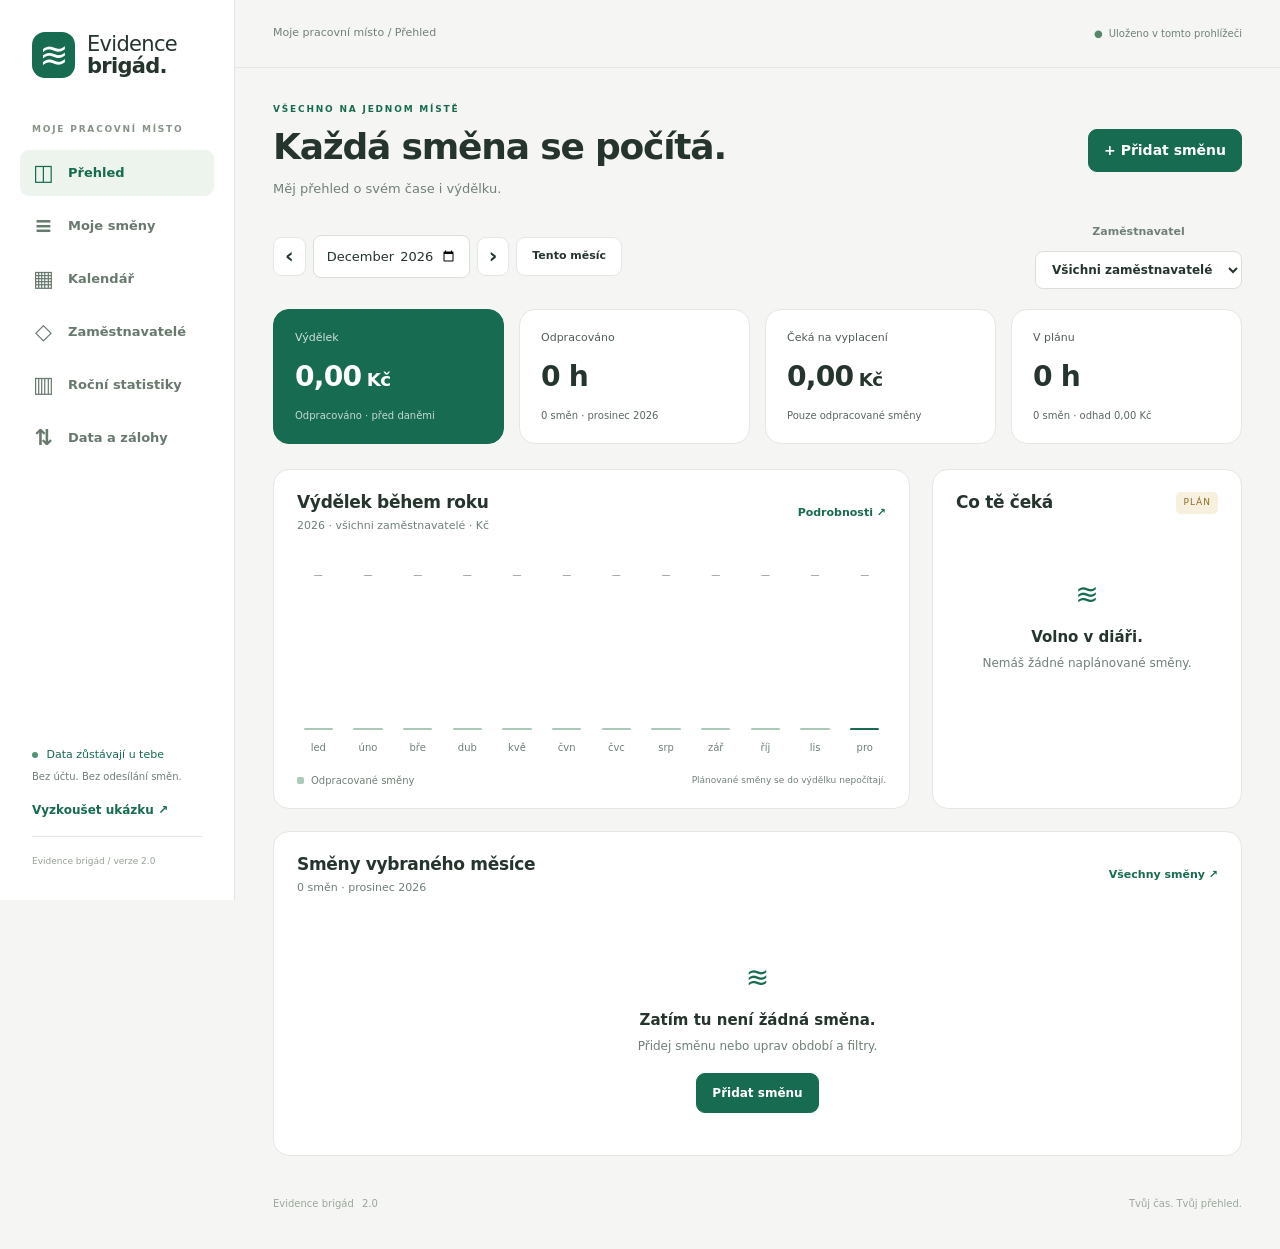
<file: brigady-v2/index.html>
<!doctype html>
<html lang="cs">
<head>
  <meta charset="utf-8">
  <meta name="viewport" content="width=device-width, initial-scale=1">
  <meta name="theme-color" content="#176b50">
  <meta name="description" content="Evidence brigád: zaměstnavatelé, kalendář směn a roční statistiky. Osobní aplikace bez registrace.">
  <title>Evidence brigád · Moje pracovní místo</title>
  <link rel="stylesheet" href="style.css">
  <script src="core.js" defer></script>
  <script src="app.js" defer></script>
</head>
<body>
<a class="skip" href="#main">Přejít k obsahu</a>
<noscript><p class="notice">Pro práci s evidencí zapni JavaScript v prohlížeči.</p></noscript>
<aside class="sidebar">
  <a class="brand" href="#prehled"><span class="mark" aria-hidden="true">≋</span><span>Evidence<br><b>brigád.</b></span></a>
  <div class="nav-caption">MOJE PRACOVNÍ MÍSTO</div>
  <nav aria-label="Hlavní navigace">
    <a href="#prehled" data-view="prehled"><span aria-hidden="true">◫</span> Přehled</a>
    <a href="#smeny" data-view="smeny"><span aria-hidden="true">≡</span> Moje směny</a>
    <a href="#kalendar" data-view="kalendar"><span aria-hidden="true">▦</span> Kalendář</a>
    <a href="#zamestnavatele" data-view="zamestnavatele"><span aria-hidden="true">◇</span> Zaměstnavatelé</a>
    <a href="#statistiky" data-view="statistiky"><span aria-hidden="true">▥</span> Roční statistiky</a>
    <a href="#data" data-view="data"><span aria-hidden="true">⇅</span> Data a zálohy</a>
  </nav>
  <div class="sidebar-bottom"><span class="privacy-dot"></span> Data zůstávají u tebe<p>Bez účtu. Bez odesílání směn.</p><button id="demoButton" class="text-button">Vyzkoušet ukázku ↗</button><small>Evidence brigád / verze 2.0</small></div>
</aside>
<div class="workspace">
<header class="topbar"><span id="breadcrumb">Moje pracovní místo / Přehled</span><span id="saveState" class="save-state" role="status">Lokální evidence</span></header>
<main id="main">
  <div id="demoBanner" class="notice demo" hidden><span><strong>Ukázkový režim.</strong> Prohlížíš si fiktivní směny. Změny ukázky se neukládají.</span><button id="leaveDemo">Zpět k mým datům</button></div>
  <div id="storageWarning" class="notice warning" role="alert" hidden></div>
  <div id="legacyBanner" class="notice" hidden><span>Našli jsme údaje ze starší verze v tomto prohlížeči.</span><button id="loadLegacy">Převést starou evidenci</button></div>
  <div class="page-heading"><div><div class="eyebrow" id="eyebrow">VŠECHNO NA JEDNOM MÍSTĚ</div><h1 id="pageTitle">Každá směna se počítá.</h1><p id="pageSubtitle">Měj přehled o svém čase i výdělku.</p></div><button id="addShift" class="primary">+ Přidat směnu</button></div>
  <div id="periodToolbar" class="toolbar"><div class="period-control"><button id="prevMonth" aria-label="Předchozí měsíc">‹</button><input type="month" id="monthFilter" min="1900-01" max="2100-12" aria-label="Vybraný měsíc"><button id="nextMonth" aria-label="Následující měsíc">›</button><button id="thisMonth">Tento měsíc</button></div><label class="inline-label">Zaměstnavatel<select id="employerFilter" aria-label="Filtrovat zaměstnavatele"></select></label></div>
  <section id="metrics" class="metrics" aria-label="Souhrn"></section>
  <section id="view-prehled" class="view">
    <div class="overview-grid"><section class="panel"><div class="panel-head"><div><h2>Výdělek během roku</h2><p id="overviewChartCaption"></p></div><a href="#statistiky" class="link">Podrobnosti ↗</a></div><div id="overviewChart" class="chart" aria-label="Měsíční výdělky"></div><div class="chart-legend"><i></i> Odpracované směny <span>Plánované směny se do výdělku nepočítají.</span></div></section><section class="panel upcoming"><div class="panel-head"><h2>Co tě čeká</h2><span class="tag">PLÁN</span></div><div id="upcoming"></div></section></div>
    <section class="panel"><div class="panel-head"><div><h2>Směny vybraného měsíce</h2><p id="overviewCount"></p></div><a href="#smeny" class="link">Všechny směny ↗</a></div><div id="recentTable"></div></section>
  </section>
  <section id="view-smeny" class="view" hidden><section class="panel"><div class="panel-head"><div><h2>Moje směny</h2><p id="listCount"></p></div><button id="csvButton">↓ CSV</button></div><div class="list-filters"><input id="search" type="search" placeholder="Hledat místo nebo poznámku…" aria-label="Hledat směny"><select id="shiftFilter" aria-label="Stav směny"><option value="all">Všechny stavy</option><option value="done">Odpracováno</option><option value="planned">Plánováno</option><option value="unpaid">Čeká na platbu</option><option value="paid">Vyplaceno</option></select><label class="checkbox"><input type="checkbox" id="allMonths">Všechny měsíce</label><button id="resetFilters" class="text-button">Zrušit filtry</button></div><div id="shiftTable"></div></section></section>
  <section id="view-kalendar" class="view" hidden><div class="calendar-layout"><section class="panel"><div class="panel-head"><h2 id="calendarTitle">Kalendář</h2><span class="muted small">Vyber den pro podrobnosti</span></div><div class="calendar-scroll"><div class="weekdays" aria-hidden="true"><span>Po</span><span>Út</span><span>St</span><span>Čt</span><span>Pá</span><span>So</span><span>Ne</span></div><div id="calendar" class="calendar" aria-label="Dny v měsíci"></div></div><p class="calendar-note">Směny jsou u dne začátku. „+1“ označuje konec další den.</p></section><section class="panel day-panel"><div class="panel-head"><h2 id="selectedDayTitle"></h2></div><div id="dayShifts"></div><button id="addDay" class="primary">+ Směna v tento den</button></section></div></section>
  <section id="view-zamestnavatele" class="view" hidden><div class="section-toolbar"><p>Výchozí sazba se nabídne u nové směny. Starší výdělky zůstávají stejné.</p><button id="addEmployer" class="primary">+ Nový zaměstnavatel</button></div><div id="employerCards" class="employer-grid"></div></section>
  <section id="view-statistiky" class="view" hidden><div class="toolbar"><label class="inline-label">Rok<select id="yearFilter"></select></label><p>Celý rok · respektuje filtr zaměstnavatele · podle začátku směny</p></div><section class="panel"><div class="panel-head"><div><h2>Rok v číslech</h2><p id="yearCaption"></p></div></div><div id="yearChart" class="chart large-chart"></div><div class="chart-legend"><i></i> Výdělek za odpracované směny</div><div id="monthlyTable"></div></section><section class="panel"><div class="panel-head"><h2>Podle zaměstnavatelů</h2></div><div id="employerStats"></div></section></section>
  <section id="view-data" class="view" hidden><div class="data-grid"><section class="panel padded"><div class="eyebrow">ZÁLOHOVÁNÍ</div><h2>Tvoje směny v bezpečí</h2><p>JSON obsahuje všechny směny i zaměstnavatele. Ulož si kopii pravidelně, zejména před smazáním dat prohlížeče.</p><button id="exportJson" class="primary">↓ Stáhnout celou zálohu</button><hr><h3>Obnovit nebo přenést evidenci</h3><p>Podporujeme zálohy v1 i v2. Po potvrzení nahradí import současná data. Nejdřív si je zálohuj.</p><button id="importJson">↑ Vybrat zálohu JSON</button><input id="importFile" type="file" accept=".json,application/json" hidden><p id="dataCounts" class="small"></p><button id="demoDataButton" class="text-button">Vyzkoušet ukázková data</button></section><section class="panel padded"><div class="eyebrow">PŘECHOD Z VERZE 1</div><h2>Začni tam, kde jsi skončil</h2><ol><li>Ve staré aplikaci stáhni zálohu JSON.</li><li>Zde klikni na „Vybrat zálohu JSON“.</li><li>Zkontroluj náhled a potvrď obnovení.</li><li>Směny najdeš u zaměstnavatele „Původní evidence“.</li></ol><p>Profil můžeš přejmenovat. Pokud máš více zaměstnavatelů, vytvoř je a při úpravě směn je přiřaď. Import zachová původní sazby, poznámky i platby.</p><div class="subtle"><strong>Žádná automatická synchronizace</strong><p>Každý prohlížeč a zařízení má vlastní data. Pro přenos použij JSON. Veřejný web nezveřejňuje tvoje zadané směny.</p></div></section></div>
    <details open><summary>Jak aplikace počítá a ukládá data?</summary><p>Výdělek = (délka směny − neplacená pauza) × sazba uložená u směny. Každou částku zaokrouhlujeme na haléře. Daně, odvody a příplatky se nepočítají. Souhrny výdělku, hodin a nevyplacené částky zahrnují jen odpracované směny; plán je uveden zvlášť.</p><p>Čas konce před začátkem znamená následující den. Stejné časy nejsou povolené, délka směny musí být kratší než 24 hodin. Směna patří do měsíce a roku svého začátku. Přechod mezi letním a zimním časem nezohledňujeme.</p><p>Data se ukládají do localStorage prohlížeče. Nejsou součástí souborů aplikace ani se neposílají na GitHub. Při použití souborů z disku se chování úložiště může mezi prohlížeči lišit. Pro pravidelné používání doporučujeme stále stejnou webovou adresu a vlastní zálohy.</p><p>Rozhraní a kód jsou rozdělené do index.html, style.css, core.js a app.js. Nejsou potřeba externí knihovny ani placené služby.</p></details>
  </section>
  <footer><span>Evidence brigád <b>2.0</b></span><span>Tvůj čas. Tvůj přehled.</span></footer>
</main>
</div>
<dialog id="shiftDialog" aria-labelledby="shiftTitle"><div class="dialog-head"><h2 id="shiftTitle">Nová směna</h2><button data-close="shiftDialog" class="close" aria-label="Zavřít">×</button></div><form id="shiftForm"><div class="form-grid"><label class="wide">Zaměstnavatel<select name="employerId" required></select></label><label>Datum<input name="date" type="date" min="1900-01-01" max="2100-12-31" required></label><label>Stav<select name="status"><option value="done">Odpracováno</option><option value="planned">Plánováno</option></select></label><label class="wide">Místo / náplň směny<input name="job" maxlength="100" required placeholder="Např. informátor · Anděl"></label><label>Začátek<input name="start" type="time" required value="09:00"></label><label>Konec<input name="end" type="time" required value="17:00"></label><label>Neplacená pauza (min)<input name="breakMin" type="number" min="0" max="1439" step="1" required value="0"></label><label>Sazba (Kč/h)<input name="rate" type="number" min="0" max="100000" step="0.01" required></label><label class="wide">Poznámka<input name="note" maxlength="250" placeholder="Nepovinné"></label></div><label class="checkbox paid-check"><input name="paid" type="checkbox">Výdělek je vyplacený</label><div class="preview"><span id="previewHours">—</span><strong id="previewMoney">—</strong></div><p class="small muted">Sazba platí pro tuto směnu. Konec před začátkem = další den.</p><p id="overlapWarning" class="form-warning" hidden>Čas této směny se překrývá s jinou směnou v evidenci. Zkontroluj časy.</p><p id="shiftError" class="error" role="alert"></p><div class="form-actions"><button type="button" data-close="shiftDialog">Zrušit</button><button type="submit" class="primary">Uložit směnu</button></div></form></dialog>
<dialog id="employerDialog" aria-labelledby="employerTitle"><div class="dialog-head"><h2 id="employerTitle">Nový zaměstnavatel</h2><button data-close="employerDialog" class="close" aria-label="Zavřít">×</button></div><form id="employerForm"><div class="form-grid"><label class="wide">Název zaměstnavatele<input name="name" maxlength="100" required placeholder="Např. Dopravní agentura"></label><label>Výchozí sazba (Kč/h)<input name="rate" type="number" min="0" max="100000" step="0.01" value="165" required></label><label>Barva v kalendáři<input name="color" type="color" value="#176b50"></label></div><p class="small muted">Změna sazby ovlivní jen nové směny. Sazby starších směn se nemění.</p><p id="employerError" class="error" role="alert"></p><div class="form-actions"><button type="button" data-close="employerDialog">Zrušit</button><button type="submit" class="primary">Uložit zaměstnavatele</button></div></form></dialog>
<dialog id="importDialog" aria-labelledby="importTitle"><div class="dialog-head"><h2 id="importTitle">Obnovení zálohy</h2><button data-close="importDialog" class="close" aria-label="Zavřít">×</button></div><div class="padded"><p id="importSummary"></p><p class="form-warning">Potvrzením nahradíš celou současnou evidenci. Tuto akci nelze vrátit bez předchozí zálohy.</p><button id="backupBeforeImport">↓ Zálohovat současná data</button><div class="form-actions"><button data-close="importDialog">Zrušit</button><button id="confirmImport" class="primary">Nahradit a obnovit</button></div></div></dialog>
<div id="toast" class="toast" role="status" hidden></div>
</body>
</html>
</file>
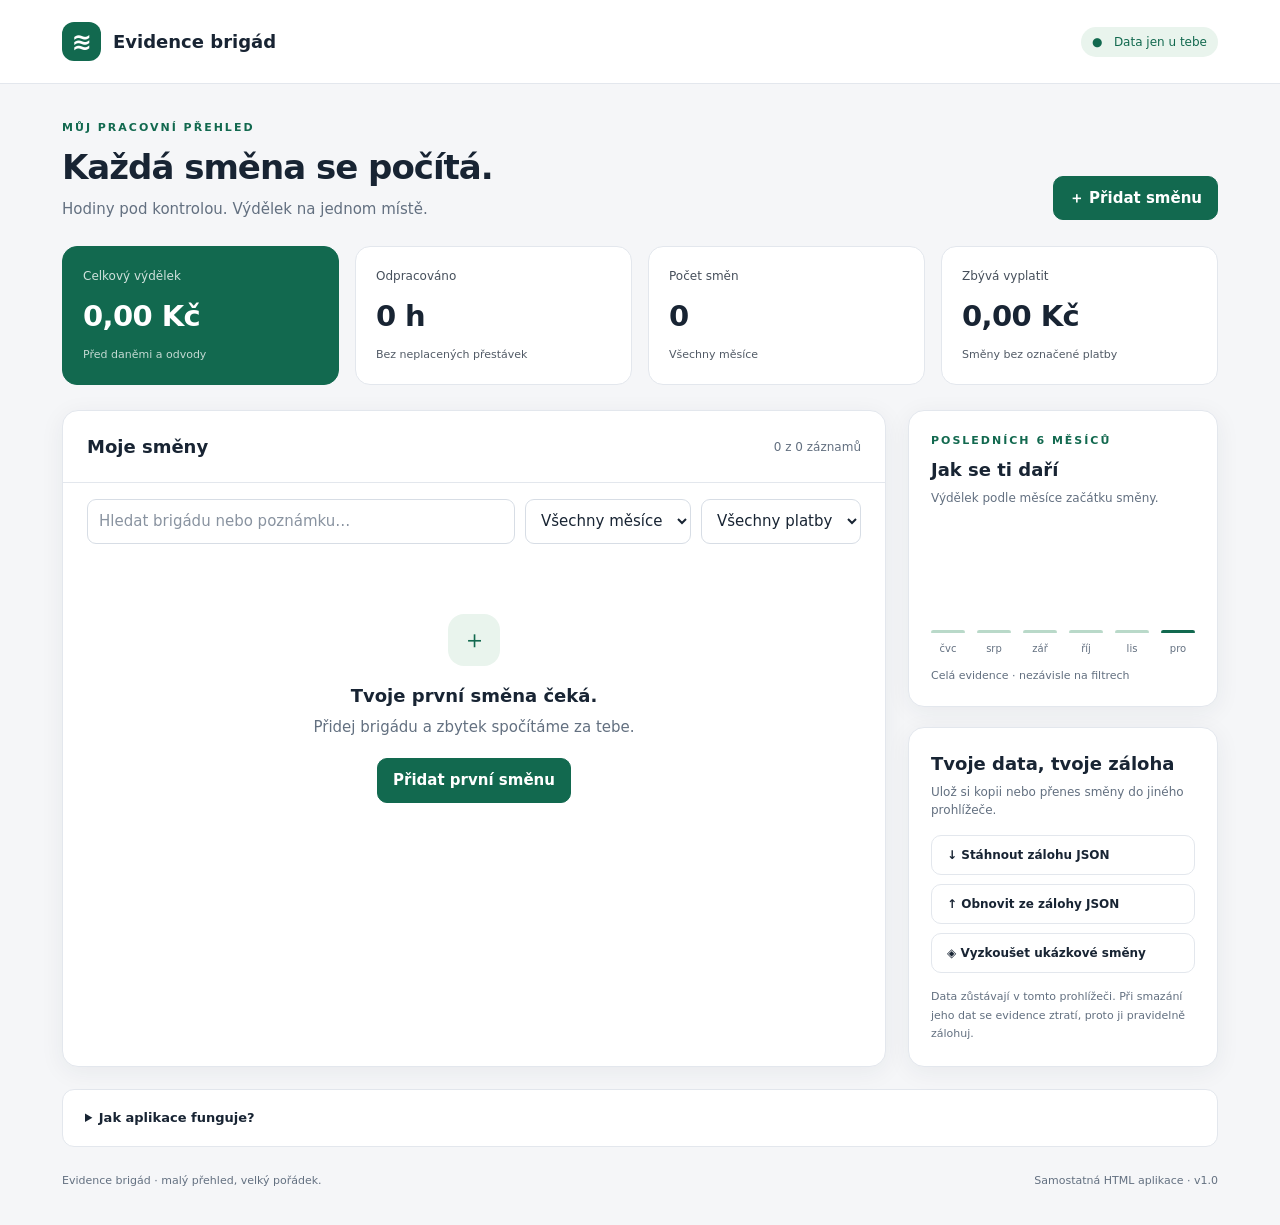
<file: nahornyi_evidence_brigad.html>
<!DOCTYPE html>
<html lang="cs">
<head>
<meta charset="UTF-8"><meta name="viewport" content="width=device-width,initial-scale=1">
<meta name="description" content="Osobní evidence brigád: směny, odpracované hodiny a přehled výdělku. Funguje i offline.">
<title>Evidence brigád · Moje směny</title>
<style>
:root{--bg:#f5f6f8;--paper:#fff;--ink:#182433;--muted:#637080;--line:#e3e7ed;--green:#12694f;--soft:#e9f4ed;--red:#b23636;--shadow:0 5px 24px #192b4310}*{box-sizing:border-box}body{margin:0;background:var(--bg);color:var(--ink);font:15px/1.5 system-ui,-apple-system,"Segoe UI",sans-serif}button,input,select{font:inherit}button{cursor:pointer}button:focus-visible,input:focus-visible,select:focus-visible,summary:focus-visible{outline:3px solid #54a889;outline-offset:3px}button{border:1px solid var(--line);border-radius:10px;background:white;padding:10px 15px;color:var(--ink);font-weight:600;transition:background .15s}button:hover{background:#edf1f4}button.primary{background:var(--green);color:#fff;border-color:var(--green)}button.primary:hover{background:#0b513c}button.danger{color:var(--red)}header{background:var(--paper);border-bottom:1px solid var(--line)}.top{max-width:1220px;margin:auto;padding:22px 32px;display:flex;align-items:center;justify-content:space-between;gap:20px}.brand{display:flex;align-items:center;gap:12px;font-weight:750;font-size:18px}.logo{background:var(--green);color:white;border-radius:12px;width:39px;height:39px;display:grid;place-items:center;font-size:24px}.local{font-size:12px;color:var(--green);background:var(--soft);padding:6px 11px;border-radius:30px}main{max-width:1220px;margin:auto;padding:36px 32px}.heading{display:flex;align-items:end;justify-content:space-between;gap:24px;margin-bottom:26px}.eyebrow{color:var(--green);text-transform:uppercase;letter-spacing:2px;font-size:11px;font-weight:750}h1{font-size:34px;letter-spacing:-1px;margin:5px 0}p{margin:0;color:var(--muted)}h2{font-size:18px;margin:0}h3{font-size:15px;margin:0}.stats{display:grid;grid-template-columns:repeat(4,1fr);gap:16px;margin-bottom:25px}.stat{background:white;border:1px solid var(--line);border-radius:15px;padding:20px}.stat:first-child{background:var(--green);color:white;border-color:var(--green)}.stat .label{font-size:12px;opacity:.8}.stat strong{font-size:29px;letter-spacing:-.6px;display:block;margin:10px 0 3px;font-variant-numeric:tabular-nums}.stat small{font-size:11px;opacity:.75}.layout{display:grid;grid-template-columns:minmax(0,1fr) 310px;gap:22px}.panel{background:white;border:1px solid var(--line);border-radius:16px;box-shadow:var(--shadow);overflow:hidden}.panel-head{padding:22px 24px;border-bottom:1px solid var(--line);display:flex;justify-content:space-between;align-items:center;gap:12px}.count{font-size:12px;color:var(--muted)}.filters{padding:16px 24px;display:flex;gap:10px;flex-wrap:wrap}.filters input{min-width:130px;flex:1}.filters select{max-width:190px}input,select{border:1px solid #d7dde5;border-radius:9px;padding:10px 11px;background:white;color:var(--ink);min-width:0}input::placeholder{color:#8993a0}.table-wrap{overflow:auto}table{width:100%;border-collapse:collapse;font-size:13px}th{text-align:left;font-size:10px;letter-spacing:.8px;text-transform:uppercase;color:var(--muted);background:#fafbfc;padding:13px 20px;border-block:1px solid var(--line);white-space:nowrap}td{padding:16px 20px;border-bottom:1px solid #edf0f3;vertical-align:middle}tr:last-child td{border-bottom:0}td small{display:block;color:var(--muted);margin-top:3px;font-size:11px}.amount{font-weight:700;white-space:nowrap;font-variant-numeric:tabular-nums}.badge{padding:5px 9px;border:0;border-radius:20px;font-size:11px;white-space:nowrap;background:#fff2d7;color:#815715}.badge.paid{background:var(--soft);color:var(--green)}.row-actions{display:flex;gap:4px}.row-actions button{padding:5px 8px;font-size:12px}.empty{text-align:center;padding:54px 24px}.empty-icon{width:52px;height:52px;background:var(--soft);border-radius:16px;display:grid;place-items:center;font-size:25px;color:var(--green);margin:0 auto 16px}.empty h3{font-size:18px;margin-bottom:7px}.empty button{margin-top:20px}.side{display:flex;flex-direction:column;gap:20px}.side-content{padding:22px}.side-content p{font-size:12px;margin-top:6px}.month-bars{height:125px;display:flex;align-items:end;gap:12px;margin:24px 0 10px}.bar-col{flex:1;text-align:center;height:100%;display:flex;flex-direction:column;justify-content:end;gap:8px;min-width:0}.bar{background:#b9d9c9;border-radius:6px 6px 2px 2px;min-height:3px}.bar.current{background:var(--green)}.bar-col span{font-size:10px;color:var(--muted)}.chart-label{font-size:11px;color:var(--muted);margin-top:12px}.tools{display:grid;gap:9px;margin-top:16px}.tools button{text-align:left;font-size:12px}.footnote{font-size:11px;color:var(--muted);margin-top:15px;line-height:1.7}.bottom{display:flex;justify-content:space-between;gap:20px;padding:26px 0 0;font-size:11px;color:var(--muted)}details{margin-top:22px;padding:18px 22px;border:1px solid var(--line);border-radius:12px;background:#fff}summary{cursor:pointer;font-size:13px;font-weight:600}details p{font-size:13px;margin-top:12px;max-width:850px}.warning{background:#fff1d5;padding:13px 18px;border-radius:10px;margin-bottom:18px;font-size:13px;color:#764e10}[hidden]{display:none!important}dialog{width:min(540px,calc(100% - 30px));border:0;padding:0;border-radius:19px;box-shadow:0 25px 100px #18243340;color:var(--ink)}dialog::backdrop{background:#14233780;backdrop-filter:blur(3px)}.dialog-head{display:flex;align-items:center;justify-content:space-between;padding:23px 26px;border-bottom:1px solid var(--line)}.close{border:0;padding:3px 10px;font-size:23px;font-weight:400}form{padding:24px 26px}.form-grid{display:grid;grid-template-columns:1fr 1fr;gap:17px}label{display:flex;flex-direction:column;gap:6px;font-size:12px;font-weight:650}.wide{grid-column:1/-1}.check{flex-direction:row;align-items:center;gap:10px;margin:19px 0}.check input{width:17px;height:17px;accent-color:var(--green)}.form-hint{font-size:11px;color:var(--muted);margin-top:14px}.preview{background:var(--soft);padding:13px 16px;border-radius:10px;display:flex;justify-content:space-between;margin-top:18px;font-size:13px;color:var(--green)}.form-actions{display:flex;justify-content:flex-end;gap:9px;margin-top:22px}.error{color:var(--red);font-size:12px;margin-top:12px}.toast{position:fixed;bottom:24px;left:50%;transform:translateX(-50%);max-width:90%;background:var(--ink);color:white;padding:12px 20px;border-radius:12px;box-shadow:var(--shadow);font-size:13px;z-index:5}noscript{display:block;padding:24px;background:#ffedc7} @media(max-width:1000px){.layout{grid-template-columns:1fr}.side{display:grid;grid-template-columns:1fr 1fr}th,td{padding:13px 14px}}@media(max-width:600px){main{padding:25px 16px}.top{padding:17px 16px}.brand{font-size:16px}.local{font-size:10px}.heading{align-items:start;flex-direction:column;gap:15px}h1{font-size:29px}.stats{grid-template-columns:1fr 1fr;gap:10px}.stat{padding:15px}.stat strong{font-size:24px}.side{grid-template-columns:1fr}.panel-head,.filters{padding:17px}.filters select{flex:1;max-width:none}.bottom{flex-direction:column;gap:6px}.form-grid{gap:12px}form{padding:20px}.dialog-head{padding:18px 20px}}@media(prefers-reduced-motion:reduce){*{transition:none!important}}
</style>
</head>
<body>
<noscript>Pro evidenci směn zapni v prohlížeči JavaScript.</noscript>
<header><div class="top"><div class="brand"><span class="logo" aria-hidden="true">≋</span> Evidence brigád</div><span class="local">● &nbsp; Data jen u tebe</span></div></header>
<main>
<div id="storageWarning" class="warning" role="alert" hidden></div>
<div class="heading"><div><div class="eyebrow">Můj pracovní přehled</div><h1>Každá směna se počítá.</h1><p>Hodiny pod kontrolou. Výdělek na jednom místě.</p></div><button class="primary" id="add">＋ Přidat směnu</button></div>
<section class="stats" aria-label="Souhrn vybraných směn"><div class="stat"><div class="label">Celkový výdělek</div><strong id="total">0 Kč</strong><small>Před daněmi a odvody</small></div><div class="stat"><div class="label">Odpracováno</div><strong id="hours">0 h</strong><small>Bez neplacených přestávek</small></div><div class="stat"><div class="label">Počet směn</div><strong id="shiftCount">0</strong><small id="periodLabel">Všechny měsíce</small></div><div class="stat"><div class="label">Zbývá vyplatit</div><strong id="unpaid">0 Kč</strong><small>Směny bez označené platby</small></div></section>
<div class="layout"><section class="panel"><div class="panel-head"><h2>Moje směny</h2><span class="count" id="resultCount"></span></div><div class="filters"><input type="search" id="search" placeholder="Hledat brigádu nebo poznámku…" aria-label="Hledat směny"><select id="month" aria-label="Měsíc"><option value="">Všechny měsíce</option></select><select id="status" aria-label="Stav platby"><option value="all">Všechny platby</option><option value="unpaid">Nevyplaceno</option><option value="paid">Vyplaceno</option></select></div><div class="table-wrap" id="tableWrap"><table><thead><tr><th scope="col">Datum / brigáda</th><th scope="col">Čas / hodiny</th><th scope="col">Výdělek</th><th scope="col">Platba</th><th scope="col">Akce</th></tr></thead><tbody id="rows"></tbody></table></div><div class="empty" id="empty"><div class="empty-icon" aria-hidden="true">＋</div><h3 id="emptyTitle">Tvoje první směna čeká.</h3><p id="emptyText">Přidej brigádu a zbytek spočítáme za tebe.</p><button id="emptyAdd" class="primary">Přidat první směnu</button></div></section>
<aside class="side"><section class="panel side-content"><div class="eyebrow">Posledních 6 měsíců</div><h2 style="margin-top:6px">Jak se ti daří</h2><p>Výdělek podle měsíce začátku směny.</p><div id="chart" class="month-bars" role="img"></div><div class="chart-label">Celá evidence · nezávisle na filtrech</div></section><section class="panel side-content"><h2>Tvoje data, tvoje záloha</h2><p>Ulož si kopii nebo přenes směny do jiného prohlížeče.</p><div class="tools"><button id="export">↓ Stáhnout zálohu JSON</button><button id="import">↑ Obnovit ze zálohy JSON</button><button id="demo">◈ Vyzkoušet ukázkové směny</button></div><div class="footnote">Data zůstávají v tomto prohlížeči. Při smazání jeho dat se evidence ztratí, proto ji pravidelně zálohuj.</div><input type="file" id="importFile" accept=".json,application/json" hidden></section></aside></div>
<details><summary>Jak aplikace funguje?</summary><p>Zadej datum, brigádu, začátek a konec směny, neplacenou přestávku a hodinovou sazbu. Výdělek = (délka směny − přestávka) × sazba. Částka se za každou směnu zaokrouhluje na haléře; daně, odvody ani příplatky aplikace nepočítá.</p><p>Konec před začátkem znamená směnu přes půlnoc do následujícího dne. Shodné časy nejsou povolené. Počítají se zadané hodiny bez zohlednění změny letního času. Celá směna patří do měsíce svého začátku. Tlačítkem ve sloupci Platba změníš stav vyplacení.</p><p>Horní souhrn respektuje všechny filtry. Graf ukazuje posledních šest kalendářních měsíců včetně aktuálního. Záloha obsahuje celou evidenci. Obnovení po potvrzení nahradí současné směny. Ukázka funguje odděleně a nepřepisuje tvoje záznamy.</p><p>Aplikace je jediný HTML soubor bez externích knihoven. Po stažení funguje i bez internetu. Data se neposílají na server a nesynchronizují se mezi zařízeními ani mezi staženým souborem a webovou verzí.</p></details>
<div class="bottom"><span>Evidence brigád · malý přehled, velký pořádek.</span><span>Samostatná HTML aplikace · v1.0</span></div>
</main>
<dialog id="dialog" aria-labelledby="dialogTitle"><div class="dialog-head"><h2 id="dialogTitle">Nová směna</h2><button type="button" class="close" id="close" aria-label="Zavřít">×</button></div><form id="form"><div class="form-grid"><label>Datum směny<input name="date" type="date" required min="1900-01-01" max="2100-12-31"></label><label>Hodinová sazba (Kč)<input name="rate" type="number" min="0" max="100000" step="0.01" value="165" required inputmode="decimal"></label><label class="wide">Brigáda / místo<input name="job" maxlength="100" placeholder="Např. informátor · Anděl" required></label><label>Začátek<input name="start" type="time" value="09:00" required></label><label>Konec<input name="end" type="time" value="17:00" required></label><label>Neplacená pauza (min)<input name="breakMin" type="number" min="0" max="1439" step="1" value="0" required></label><label>Poznámka (nepovinná)<input name="note" maxlength="250" placeholder="Např. víkendová směna"></label></div><label class="check"><input type="checkbox" name="paid">Výdělek už byl vyplacen</label><div class="preview"><span id="previewHours">8 h</span><strong id="previewPay">1 320 Kč</strong></div><p class="form-hint">Konec před začátkem = konec následující den.</p><p class="error" id="formError" role="alert"></p><div class="form-actions"><button type="button" id="cancel">Zrušit</button><button class="primary" type="submit">Uložit směnu</button></div></form></dialog>
<div id="toast" class="toast" role="status" hidden></div>
<script>
'use strict';
// Všechna data jsou lokální; aplikace nepotřebuje server ani knihovny.
const $=id=>document.getElementById(id), KEY='evidence-brigad-v1';
const money=new Intl.NumberFormat('cs-CZ',{style:'currency',currency:'CZK',maximumFractionDigits:2});
const num=new Intl.NumberFormat('cs-CZ',{maximumFractionDigits:2});
const form=$('form'), field=name=>form.elements.namedItem(name);
let shifts=[], editId=null, demoMode=false, ownShifts=[], toastTimer;
const uid=()=>globalThis.crypto?.randomUUID?.() || Date.now().toString(36)+'-'+Math.random().toString(36).slice(2);
function today(){const d=new Date();return `${d.getFullYear()}-${String(d.getMonth()+1).padStart(2,'0')}-${String(d.getDate()).padStart(2,'0')}`;}
function minutes(t){const [h,m]=t.split(':').map(Number);return h*60+m;}
function duration(s){return ((minutes(s.end)-minutes(s.start)+1440)%1440)-s.breakMin;}
function pay(s){return Math.round(duration(s)/60*s.rate*100)/100;}
function valid(s){return s && typeof s.id==='string' && s.id.length>0 && s.id.length<150 && typeof s.date==='string' && /^\d{4}-\d{2}-\d{2}$/.test(s.date) && s.date>='1900-01-01' && s.date<='2100-12-31' && new Date(s.date+'T12:00:00Z').toISOString().slice(0,10)===s.date && typeof s.job==='string' && s.job.trim().length>0 && s.job.length<=100 && typeof s.note==='string' && s.note.length<=250 && typeof s.start==='string' && typeof s.end==='string' && /^([01]\d|2[0-3]):[0-5]\d$/.test(s.start) && /^([01]\d|2[0-3]):[0-5]\d$/.test(s.end) && s.start!==s.end && Number.isInteger(s.breakMin) && s.breakMin>=0 && duration(s)>0 && typeof s.rate==='number' && Number.isFinite(s.rate) && s.rate>=0 && s.rate<=100000 && typeof s.paid==='boolean';}
function validateData(data){if(!data || data.version!==1 || !Array.isArray(data.shifts) || data.shifts.length>10000 || !data.shifts.every(valid) || new Set(data.shifts.map(s=>s.id)).size!==data.shifts.length)throw Error('Neplatná záloha');return data.shifts.map(({id,date,job,start,end,breakMin,rate,paid,note})=>({id,date,job,start,end,breakMin,rate,paid,note}));}
function warn(t){$('storageWarning').textContent=t;$('storageWarning').hidden=false;}
try{const raw=localStorage.getItem(KEY);if(raw)shifts=validateData(JSON.parse(raw));}catch(e){warn('Uložená data nelze načíst. Před přidáním směn si případně uchovej původní zálohu. Využij import platné zálohy.');}
function persist(next){if(!demoMode){try{localStorage.setItem(KEY,JSON.stringify({version:1,shifts:next}));$('storageWarning').hidden=true;}catch(e){warn('Prohlížeč nedovolil uložit změnu. Změna je pouze v paměti; stáhni si zálohu před zavřením stránky.');}}shifts=next;render();}
function toast(t){clearTimeout(toastTimer);$('toast').textContent=t;$('toast').hidden=false;toastTimer=setTimeout(()=>$('toast').hidden=true,4000);}
function monthName(k){return new Date(k+'-01T12:00:00').toLocaleDateString('cs-CZ',{month:'long',year:'numeric'});}
function render(){
 const selected=$('month').value;const months=[...new Set(shifts.map(s=>s.date.slice(0,7)))].sort().reverse();$('month').replaceChildren(new Option('Všechny měsíce',''),...months.map(m=>new Option(monthName(m),m)));if(months.includes(selected))$('month').value=selected;
 const q=$('search').value.toLocaleLowerCase('cs').trim(),month=$('month').value,status=$('status').value;
 const filtered=shifts.filter(s=>(!month||s.date.startsWith(month))&&(!q||(s.job+' '+s.note).toLocaleLowerCase('cs').includes(q))&&(status==='all'||(status==='paid')===s.paid)).sort((a,b)=>b.date.localeCompare(a.date)||b.start.localeCompare(a.start));
 $('total').textContent=money.format(filtered.reduce((n,s)=>n+pay(s),0));$('hours').textContent=num.format(filtered.reduce((n,s)=>n+duration(s),0)/60)+' h';$('shiftCount').textContent=filtered.length;$('unpaid').textContent=money.format(filtered.filter(s=>!s.paid).reduce((n,s)=>n+pay(s),0));$('periodLabel').textContent=month?monthName(month):'Všechny měsíce';$('resultCount').textContent=`${filtered.length} z ${shifts.length} záznamů`;
 $('rows').replaceChildren();for(const s of filtered){const tr=document.createElement('tr');const cell=()=>{const td=document.createElement('td');tr.append(td);return td;};const small=(td,t)=>{const el=document.createElement('small');el.textContent=t;td.append(el);};
 const a=cell();a.textContent=new Date(s.date+'T12:00:00').toLocaleDateString('cs-CZ');small(a,s.job);if(s.note)small(a,s.note);
 const b=cell();b.textContent=s.start+'–'+s.end+(s.end<s.start?' (+1 den)':'');small(b,num.format(duration(s)/60)+' h'+(s.breakMin?' · pauza '+s.breakMin+' min':''));
 const c=cell();c.className='amount';c.textContent=money.format(pay(s));small(c,money.format(s.rate)+'/h');
 const d=cell(),paid=document.createElement('button');paid.className='badge'+(s.paid?' paid':'');paid.textContent=s.paid?'✓ Vyplaceno':'Čeká na platbu';paid.title='Kliknutím změnit stav platby';paid.setAttribute('aria-label',`${s.job}: ${s.paid?'označit jako nevyplacené':'označit jako vyplacené'}`);paid.onclick=()=>{persist(shifts.map(x=>x.id===s.id?{...x,paid:!x.paid}:x));toast('Stav platby změněn.');};d.append(paid);
 const e=cell(),actions=document.createElement('div');actions.className='row-actions';const edit=document.createElement('button');edit.textContent='Upravit';edit.onclick=()=>openForm(s);const del=document.createElement('button');del.textContent='×';del.className='danger';del.setAttribute('aria-label','Smazat směnu '+s.job+' '+s.date);del.onclick=()=>{if(confirm('Smazat směnu „'+s.job+'“ ze dne '+s.date+'?')){persist(shifts.filter(x=>x.id!==s.id));toast('Směna smazána.');}};actions.append(edit,del);e.append(actions);$('rows').append(tr);}
 $('empty').hidden=filtered.length>0;$('tableWrap').hidden=!filtered.length;$('emptyTitle').textContent=shifts.length?'Žádná směna neodpovídá filtrům.':'Tvoje první směna čeká.';$('emptyText').textContent=shifts.length?'Změň hledání, měsíc nebo stav platby.':'Přidej brigádu a zbytek spočítáme za tebe.';$('emptyAdd').hidden=shifts.length>0;
 renderChart();$('demo').textContent=demoMode?'↩ Ukončit ukázku a vrátit moje směny':'◈ Vyzkoušet ukázkové směny';$('export').textContent=demoMode?'↓ Stáhnout ukázkovou zálohu JSON':'↓ Stáhnout zálohu JSON';
}
function renderChart(){const now=new Date(),values=[];for(let i=5;i>=0;i--){const d=new Date(now.getFullYear(),now.getMonth()-i,1),key=`${d.getFullYear()}-${String(d.getMonth()+1).padStart(2,'0')}`;values.push({key,label:d.toLocaleDateString('cs-CZ',{month:'short'}),value:shifts.filter(s=>s.date.startsWith(key)).reduce((n,s)=>n+pay(s),0)});}const max=Math.max(1,...values.map(v=>v.value));$('chart').replaceChildren();$('chart').setAttribute('aria-label',values.map(v=>monthName(v.key)+': '+money.format(v.value)).join('; '));for(const [i,v]of values.entries()){const col=document.createElement('div');col.className='bar-col';col.title=monthName(v.key)+': '+money.format(v.value);const bar=document.createElement('div');bar.className='bar'+(i===5?' current':'');bar.style.height=(v.value/max*95)+'px';const label=document.createElement('span');label.textContent=v.label;col.append(bar,label);$('chart').append(col);}}
function openForm(s){editId=s?.id||null;form.reset();$('formError').textContent='';$('dialogTitle').textContent=s?'Upravit směnu':'Nová směna';field('date').value=today();if(s){for(const k of ['date','rate','job','start','end','breakMin','note'])field(k).value=s[k];field('paid').checked=s.paid;}updatePreview();$('dialog').showModal();}
function readForm(){return{id:editId||uid(),date:field('date').value,job:field('job').value.trim(),start:field('start').value,end:field('end').value,breakMin:Number(field('breakMin').value),rate:Number(field('rate').value),note:field('note').value.trim(),paid:field('paid').checked};}
function updatePreview(){const s=readForm(),ok=s.start&&s.end&&duration(s)>0&&Number.isFinite(s.rate)&&s.rate>=0;$('previewHours').textContent=ok?num.format(duration(s)/60)+' h':'Zkontroluj časy a pauzu';$('previewPay').textContent=ok?money.format(pay(s)):'—';}
form.addEventListener('input',updatePreview);form.addEventListener('submit',e=>{e.preventDefault();const s=readForm();if(!valid(s)){$('formError').textContent='Zkontroluj údaje. Začátek a konec se musí lišit a pauza musí být kratší než směna.';return;}if(!editId&&shifts.length>=10000){$('formError').textContent='Evidence je plná (10 000 směn). Nejdřív archivuj a odstraň starší směny.';return;}persist(editId?shifts.map(x=>x.id===editId?s:x):[...shifts,s]);$('dialog').close();toast(demoMode?'Ukázková směna uložena.':'Směna přidána nebo upravena.');});
$('add').onclick=$('emptyAdd').onclick=()=>openForm();$('close').onclick=$('cancel').onclick=()=>$('dialog').close();for(const id of ['month','status'])$(id).onchange=render;$('search').oninput=render;
$('export').onclick=()=>{const blob=new Blob([JSON.stringify({version:1,exportedAt:new Date().toISOString(),shifts},null,2)],{type:'application/json'}),url=URL.createObjectURL(blob),a=document.createElement('a');a.href=url;a.download=(demoMode?'ukazka-':'')+'brigady-'+today()+'.json';a.click();setTimeout(()=>URL.revokeObjectURL(url),1000);toast('Záloha je připravena ke stažení.');};
$('import').onclick=()=>{if(demoMode){toast('Nejdřív ukonči ukázku.');return;}$('importFile').click();};$('importFile').onchange=async e=>{const file=e.target.files[0];if(!file)return;try{if(file.size>10000000)throw Error('size');const next=validateData(JSON.parse(await file.text()));if(confirm(`Obnovit ${next.length} směn ze zálohy? Současných ${shifts.length} směn bude nahrazeno. Předem si stáhni jejich zálohu.`)){resetFilters();persist(next);toast('Záloha obnovena.');}}catch(err){toast('Soubor není platná záloha této aplikace (verze 1, do 10 MB).');}e.target.value='';};
function resetFilters(){$('month').value='';$('search').value='';$('status').value='all';}
$('demo').onclick=()=>{if(demoMode){shifts=ownShifts;demoMode=false;toast('Zpět v tvojí evidenci.');}else{ownShifts=shifts;demoMode=true;const now=new Date();shifts=Array.from({length:9},(_,i)=>{const d=new Date(now.getFullYear(),now.getMonth()-Math.floor(i/2),Math.max(1,Math.min(now.getDate(),20)-i));return{id:'demo-'+i,date:`${d.getFullYear()}-${String(d.getMonth()+1).padStart(2,'0')}-${String(d.getDate()).padStart(2,'0')}`,job:['Informátor · Anděl','Kavárna · centrum','Výpomoc na akci'][i%3],start:i===0?'22:00':'09:00',end:i===0?'02:00':i%2?'15:00':'17:00',breakMin:i===0?0:30,rate:165+i%3*15,paid:i>2,note:'Ukázkový záznam'};});toast('Ukázkový režim — tvoje vlastní směny zůstávají zachované.');}resetFilters();render();};
render();
</script>
</body>
</html>
</file>
<file: brigady-v2/style.css>
/* Společný vzhled pro všechny části aplikace, včetně mobilní verze. */
:root{--bg:#f5f6f3;--paper:#fff;--ink:#25352d;--muted:#708077;--line:#e2e8e2;--green:#176b50;--soft:#edf4ee;--sand:#f7f0df;--red:#ad3838;--radius:16px;font-family:Inter,ui-sans-serif,system-ui,-apple-system,"Segoe UI",sans-serif;color:var(--ink);font-size:14px;line-height:1.5;color-scheme:light}*{box-sizing:border-box}body{margin:0;background:var(--bg)}button,input,select{font:inherit;color:inherit}button,a,input,select{touch-action:manipulation}button{cursor:pointer;padding:10px 15px;border:1px solid var(--line);border-radius:9px;background:white;font-weight:600;white-space:nowrap}button:hover{background:var(--soft)}button:disabled{cursor:not-allowed;opacity:.5}button.primary{background:var(--green);color:#fff;border-color:var(--green)}button.primary:hover{background:#12553f}button:focus-visible,a:focus-visible,input:focus-visible,select:focus-visible,summary:focus-visible{outline:3px solid #7eb99e;outline-offset:3px}a{color:var(--green);text-decoration:none}a:hover{text-decoration:underline}.text-button{border:0;background:transparent;color:var(--green);padding:8px}.danger{color:var(--red)}input,select{padding:10px 12px;border:1px solid #d8e0d9;border-radius:8px;background:white;min-width:0}input::placeholder{color:#8c978f}input[type=color]{width:100%;height:43px;padding:5px}input[type=checkbox]{accent-color:var(--green);width:16px;height:16px}p{margin:5px 0 0;color:var(--muted)}h1,h2,h3{line-height:1.25;margin:0}h1{font-size:clamp(26px,3vw,36px);letter-spacing:-1.2px;font-weight:650;margin:7px 0 10px}h2{font-size:17px;font-weight:650;letter-spacing:-.3px}h3{font-size:15px}small,.small{font-size:12px}.muted{color:var(--muted)}[hidden]{display:none!important}.skip{position:fixed;top:-80px;background:white;padding:15px;z-index:20}.skip:focus{top:10px}.sidebar{position:fixed;inset:0 auto 0 0;width:235px;background:#fff;border-right:1px solid var(--line);display:flex;flex-direction:column;padding:32px 20px;z-index:2}.brand{display:flex;align-items:center;gap:12px;font-size:21px;line-height:1.05;color:var(--ink);letter-spacing:-.7px;padding:0 12px 35px}.brand:hover{text-decoration:none}.brand b{font-weight:750}.mark{display:grid;place-items:center;background:var(--green);color:white;width:43px;height:46px;border-radius:13px;font-size:35px}.nav-caption{font-size:9px;font-weight:750;letter-spacing:1.8px;color:#879389;margin:10px 12px 13px}nav{display:grid;gap:7px}nav a{display:flex;align-items:center;gap:13px;padding:12px;border-radius:9px;color:#68796e;font-weight:550;font-size:13px}nav a:hover{background:#f7f9f5;text-decoration:none}nav a.active{background:var(--soft);color:var(--green);font-weight:700}nav a span{font-size:22px;line-height:1;width:23px;text-align:center}.sidebar-bottom{margin-top:auto;padding:25px 12px 0;font-size:11px;color:var(--green)}.sidebar-bottom p{font-size:10px}.sidebar-bottom button{font-size:12px;padding:17px 0}.sidebar-bottom small{display:block;font-size:9px;color:#96a197;border-top:1px solid var(--line);padding-top:18px}.privacy-dot{display:inline-block;background:#4f9571;border-radius:50%;width:6px;height:6px;margin-right:5px}.workspace{margin-left:235px}.topbar{height:68px;border-bottom:1px solid var(--line);display:flex;align-items:center;justify-content:space-between;padding:0 38px;color:var(--muted);font-size:11px;gap:12px}.save-state{font-size:10px;white-space:nowrap}.save-state::before{content:'●';color:#56876b;margin-right:6px}main{max-width:1580px;margin:0 auto;padding:32px 38px 20px}.page-heading{display:flex;justify-content:space-between;align-items:center;gap:20px;margin:3px 0 26px}.page-heading p{font-size:13px}.eyebrow{font-size:9px;letter-spacing:1.8px;font-weight:750;color:var(--green)}.toolbar{display:flex;align-items:center;justify-content:space-between;gap:15px;margin-bottom:20px;flex-wrap:wrap}.toolbar p{font-size:12px}.period-control{display:flex;gap:7px;align-items:center}.period-control>button:first-child,.period-control>button:nth-child(3){font-size:21px;padding:3px 11px}.period-control>button:last-child{font-size:11px}.period-control input{font-size:13px}.inline-label{display:flex;align-items:center;gap:10px;font-size:11px;color:var(--muted)}.inline-label select{color:var(--ink);font-size:12px;max-width:250px}.metrics{display:grid;grid-template-columns:repeat(4,minmax(0,1fr));gap:15px;margin-bottom:25px}.metric{border:1px solid var(--line);background:white;border-radius:var(--radius);padding:20px 21px;position:relative;overflow:hidden}.metric:first-child{background:var(--green);color:white;border-color:var(--green)}.metric-label{font-size:11px;opacity:.8}.metric-value{display:block;font-size:clamp(21px,2.2vw,32px);font-weight:650;letter-spacing:-.8px;margin:10px 0;font-variant-numeric:tabular-nums;overflow-wrap:anywhere}.metric-note{font-size:10px;opacity:.75}.panel{background:white;border:1px solid var(--line);border-radius:var(--radius);overflow:hidden;margin-bottom:22px;min-width:0}.panel-head{padding:22px 23px 18px;display:flex;justify-content:space-between;align-items:center;gap:15px}.panel-head p{font-size:11px;margin-top:5px}.link{font-size:11px;font-weight:650;white-space:nowrap}.overview-grid{display:grid;grid-template-columns:minmax(0,1fr) 310px;gap:22px}.tag{font-size:9px;letter-spacing:1px;background:var(--sand);color:#8b6c24;padding:4px 7px;border-radius:5px}.chart{display:flex;align-items:stretch;gap:7px;padding:15px 23px 8px;height:210px}.bar-col{flex:1;min-width:0;display:flex;flex-direction:column;justify-content:end;align-items:stretch;text-align:center;border:0;background:none;padding:0 1px;white-space:normal;border-radius:4px;font-weight:400}.bar-col:hover{background:#f5f8f3}.bar-space{height:140px;display:flex;align-items:flex-end;justify-content:center}.bar{width:72%;max-width:37px;background:#abcab9;border-radius:5px 5px 2px 2px;min-height:2px}.bar-col.selected .bar{background:var(--green)}.bar-label{font-size:10px;color:var(--muted);margin-top:10px}.bar-value{font-size:9px;color:var(--muted);height:16px;margin-bottom:5px}.chart-legend{display:flex;gap:7px;align-items:center;padding:10px 23px 20px;font-size:10px;color:var(--muted);flex-wrap:wrap}.chart-legend i{width:7px;height:7px;background:#abcab9;border-radius:2px}.chart-legend>span{margin-left:auto;font-size:9px}.mini-shift{padding:15px 22px;border-top:1px solid var(--line);display:flex;gap:12px;align-items:center}.date-box{background:var(--soft);padding:6px 11px;border-radius:9px;min-width:48px;text-align:center;flex:none}.date-box b{display:block;font-size:19px;line-height:1.2}.date-box span{font-size:9px;text-transform:uppercase}.mini-shift h3{font-size:12px;overflow-wrap:anywhere}.mini-shift p{font-size:11px}.mini-shift .text-button{margin-left:auto;padding:5px;font-size:11px}.table-scroll{overflow-x:auto}table{border-collapse:collapse;width:100%;font-size:12px;text-align:left}th{font-size:9px;letter-spacing:.7px;text-transform:uppercase;color:var(--muted);font-weight:600;padding:13px 22px;background:#f9faf7;border-block:1px solid var(--line);white-space:nowrap}td{padding:15px 22px;border-bottom:1px solid #edf0e9;vertical-align:middle}tbody tr:last-child td{border-bottom:0}td small{display:block;font-size:10px;color:var(--muted);margin-top:3px}td strong{font-weight:650}td.wrap-cell{min-width:160px;max-width:260px;overflow-wrap:anywhere}.num{font-variant-numeric:tabular-nums;white-space:nowrap}.employer-name{display:inline-flex;align-items:center;gap:7px}.color-dot{display:inline-block;width:7px;height:7px;border-radius:50%;flex:none}.badge{padding:5px 8px;font-size:10px;border:0;background:#faf0d6;color:#8e6d23;border-radius:6px}.badge.paid{background:var(--soft);color:var(--green)}.badge.planned{background:#edf1fa;color:#516fa3}.row-actions{display:flex;gap:3px}.row-actions button{padding:5px 7px;font-size:11px;border:0}.empty{padding:42px 24px;text-align:center}.empty .symbol{font-size:28px;color:var(--green);margin-bottom:12px}.empty h3{margin-bottom:8px}.empty p{font-size:12px;max-width:360px;margin:0 auto}.empty button{margin-top:18px;font-size:12px}.list-filters{display:flex;align-items:center;gap:12px;padding:0 23px 20px;flex-wrap:wrap}.list-filters input[type=search]{flex:1;min-width:180px}.list-filters select{font-size:12px}.checkbox{display:flex;align-items:center;gap:8px;font-size:12px;flex-direction:row;white-space:nowrap}.calendar-layout{display:grid;grid-template-columns:minmax(0,1fr) 280px;gap:22px}.calendar-scroll{overflow:auto}.weekdays,.calendar{display:grid;grid-template-columns:repeat(7,minmax(0,1fr));min-width:420px}.weekdays span{padding:10px;text-align:center;font-size:10px;color:var(--muted);border-top:1px solid var(--line)}.calendar{border-top:1px solid var(--line)}.day{min-height:98px;background:white;border:0;border-radius:0;border-right:1px solid var(--line);border-bottom:1px solid var(--line);padding:9px 6px;text-align:left;display:flex;flex-direction:column;align-items:stretch;gap:5px;white-space:normal;font-size:11px;font-weight:400}.day:nth-child(7n){border-right:0}.day.muted-day{background:#fafbf8;color:#a3ada4}.day.today .day-number{background:var(--green);color:white;border-radius:50%}.day.selected-day{box-shadow:inset 0 0 0 2px var(--green);background:#f4f8f1}.day-number{width:23px;height:23px;text-align:center;display:grid;place-items:center}.cal-shift{font-size:9px;border-left:3px solid var(--green);background:var(--soft);padding:3px 4px;border-radius:3px;overflow:hidden;white-space:nowrap;text-overflow:ellipsis;color:var(--ink)}.cal-shift.is-planned{border-left-style:dashed}.more{font-size:9px;color:var(--muted)}.calendar-note{font-size:10px;padding:13px 18px}.day-panel{align-self:start}.day-panel>.primary{margin:0 20px 20px;font-size:12px}.day-item{padding:17px 20px;border-top:1px solid var(--line)}.day-item h3{font-size:13px;margin:7px 0}.day-item p{font-size:11px;overflow-wrap:anywhere}.day-item .row-actions{margin-top:10px}.section-toolbar{display:flex;align-items:center;justify-content:space-between;gap:20px;margin-bottom:23px}.section-toolbar p{font-size:12px;max-width:560px}.employer-grid{display:grid;grid-template-columns:repeat(3,minmax(0,1fr));gap:20px}.employer-card{background:white;border:1px solid var(--line);border-radius:var(--radius);padding:23px;min-width:0}.employer-card.archived{background:#f9faf7}.employer-top{display:flex;align-items:center;justify-content:space-between;margin-bottom:19px}.employer-icon{display:grid;place-items:center;font-size:21px;color:white;width:43px;height:43px;border-radius:12px}.employer-card h2{overflow-wrap:anywhere}.employer-card .rate{font-size:24px;font-weight:650;letter-spacing:-.5px;margin:17px 0}.rate small{font-size:11px;color:var(--muted);font-weight:400}.employer-card .employer-summary{font-size:11px;border-top:1px solid var(--line);padding:14px 0}.employer-card .row-actions{flex-wrap:wrap}.data-grid{display:grid;grid-template-columns:1fr 1fr;gap:22px}.padded{padding:27px}.padded h2{margin:9px 0 13px}.padded p{font-size:13px;line-height:1.75;margin-bottom:18px}.padded ol{padding-left:20px;font-size:13px;line-height:2}.padded hr{border:0;border-top:1px solid var(--line);margin:25px 0}.padded h3{margin-bottom:10px}.subtle{margin-top:25px;background:var(--soft);padding:18px;border-radius:12px;font-size:12px}.subtle p{font-size:11px;margin-bottom:0}.notice{display:flex;align-items:center;justify-content:space-between;gap:14px;background:#e7efe9;color:#305b42;font-size:12px;padding:13px 18px;border-radius:11px;margin-bottom:20px}.notice button{padding:7px 10px;font-size:11px}.notice.demo,.warning{background:#fff0d3;color:#7c5916}.notice.warning{display:block}details{border:1px solid var(--line);background:white;padding:22px;border-radius:12px}summary{cursor:pointer;font-weight:650;font-size:13px}details p{font-size:12px;max-width:950px;margin-top:12px}footer{display:flex;justify-content:space-between;color:#9aa69d;font-size:10px;padding:18px 0}footer b{font-weight:500;margin-left:5px}dialog{border:0;padding:0;width:min(560px,calc(100% - 30px));border-radius:18px;color:var(--ink);box-shadow:0 25px 80px #173c343b;max-height:90vh;overflow:auto}dialog::backdrop{background:#162e2566;backdrop-filter:blur(3px)}.dialog-head{display:flex;align-items:center;justify-content:space-between;padding:21px 25px;border-bottom:1px solid var(--line)}.close{padding:0 9px;border:0;font-size:25px;font-weight:400}.form-grid{display:grid;grid-template-columns:1fr 1fr;gap:15px}form{padding:23px 25px}label{display:flex;flex-direction:column;gap:6px;font-size:11px;font-weight:600}.wide{grid-column:1/-1}.form-actions{display:flex;justify-content:end;gap:9px;margin-top:20px}.paid-check{margin:17px 0}.preview{display:flex;justify-content:space-between;gap:12px;padding:14px 17px;background:var(--soft);color:var(--green);border-radius:9px;margin:15px 0 8px}.preview strong{font-size:17px}.form-warning{padding:12px;background:var(--sand);color:#886a28!important;border-radius:8px;font-size:12px;margin-top:13px}.error{color:var(--red);font-size:12px;margin-top:12px}.toast{position:fixed;bottom:22px;left:50%;transform:translateX(-50%);background:#243d31;color:white;border-radius:11px;padding:13px 21px;box-shadow:0 5px 25px #23382e25;max-width:90vw;font-size:13px;z-index:10}
@media(min-width:1550px){.calendar-layout{grid-template-columns:minmax(0,1fr) 320px}.day{min-height:118px}}
@media(max-width:1200px){.sidebar{width:205px;padding:27px 14px}.workspace{margin-left:205px}main{padding:26px 25px}.topbar{padding:0 25px}.overview-grid{grid-template-columns:minmax(0,1fr) 270px}.calendar-layout{grid-template-columns:1fr}.day-panel{display:block}.employer-grid{grid-template-columns:repeat(2,minmax(0,1fr))}th,td{padding:14px 16px}.metric{padding:17px}.chart{padding-inline:18px}}
@media(max-width:950px){.sidebar{position:static;width:auto;padding:15px 20px;border-right:0;border-bottom:1px solid var(--line);display:block}.brand{font-size:18px;padding:0 0 15px;line-height:1.1}.brand br{display:none}.brand b{margin-left:4px}.mark{width:32px;height:32px;font-size:26px;border-radius:9px}.nav-caption,.sidebar-bottom{display:none}nav{display:flex;gap:5px;overflow:auto}nav a{white-space:nowrap;padding:9px 12px;font-size:12px;gap:7px}nav a span{font-size:18px;width:17px}.workspace{margin:0}.topbar{height:46px}.overview-grid{grid-template-columns:minmax(0,1fr) 280px}.metrics{gap:10px}.metric-value{font-size:26px}.employer-grid{grid-template-columns:repeat(2,minmax(0,1fr))}}
@media(max-width:650px){main{padding:23px 15px}.sidebar{padding:14px 15px 10px}.topbar{padding:0 15px;font-size:10px}.page-heading{align-items:start;gap:12px;flex-direction:column}.page-heading>.primary{align-self:stretch}.metrics{grid-template-columns:1fr 1fr}.metric{padding:17px 15px}.metric-value{font-size:25px}.metric-note{font-size:9px}.overview-grid,.data-grid,.employer-grid{grid-template-columns:1fr}.toolbar{gap:12px}.inline-label{width:100%;justify-content:space-between}.inline-label select{flex:1;max-width:240px}.period-control{width:100%;gap:5px}.period-control input{flex:1;min-width:100px;width:130px}.period-control>button:last-child{font-size:10px;padding-inline:9px}.panel-head{padding:20px 17px 16px}.panel-head .link{font-size:10px}.chart{height:205px;padding:10px 12px 5px;gap:2px}.bar-value{font-size:8px}.bar-label{font-size:9px}.chart-legend{padding:10px 17px 18px}.chart-legend>span{margin-left:0;width:100%}.section-toolbar{align-items:stretch;flex-direction:column;gap:14px}.list-filters{padding:0 17px 18px;gap:10px}.list-filters input[type=search]{width:100%;flex-basis:100%}.list-filters select{flex:1}.notice{align-items:start;flex-direction:column}.calendar-layout{gap:0}.calendar-scroll{max-width:100%}.day{min-height:85px}.padded{padding:22px}.save-state{font-size:9px}.form-grid{gap:12px}.form-actions button{font-size:12px}form{padding:20px}.dialog-head{padding:19px 20px}.toast{width:max-content;max-width:92vw;font-size:12px}.data-grid{gap:0}}
@media(prefers-reduced-motion:reduce){*{scroll-behavior:auto!important}}

.metric-value .currency{font-size:.65em;white-space:nowrap}
@media(max-width:650px){.metric-value{font-size:21px;overflow-wrap:normal}.metric-value .currency{display:block;font-size:12px;margin-top:4px;letter-spacing:0}.weekdays,.calendar{min-width:0}.cal-shift{padding:3px 1px;font-size:8px}.day{padding:7px 3px}.calendar-note{line-height:1.6}}
</file>
